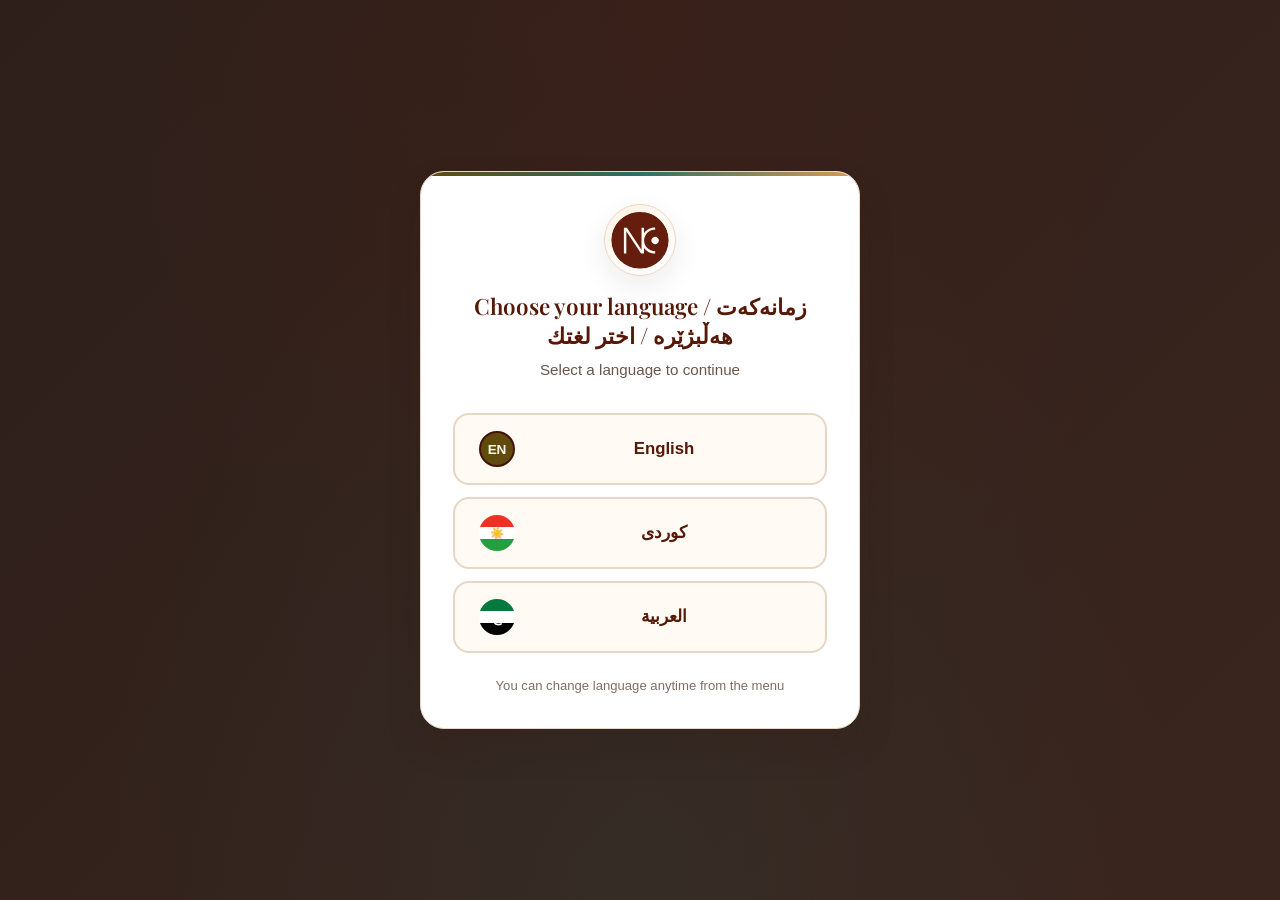
<file: index.html>
﻿<!DOCTYPE html>
<html lang="en">
<head>
	<meta charset="UTF-8" />
	<meta name="viewport" content="width=device-width, initial-scale=1.0" />
	<title>Niko Cafe Menu</title>
	<link rel="icon" type="image/x-icon" href="do98by/NikoCaffe/images/nikoMainlogo.ico">
	<link rel="preconnect" href="https://fonts.googleapis.com" />
	<link rel="preconnect" href="https://fonts.gstatic.com" crossorigin />
	<link
		href="https://fonts.googleapis.com/css2?family=Noto+Sans+Arabic:wght@100;200;300;400;500;600;700;800;900&family=Playfair+Display:wght@600;700&display=swap"
		rel="stylesheet"
	/>
	<link rel="stylesheet" href="style.css" />
</head>

<body>
	<!-- Language Selection Overlay -->
<div id="languageOverlay" class="language-overlay" role="dialog" aria-modal="true" aria-labelledby="langTitle">
	<div class="overlay-content">
		<img class="brand-logo overlay-logo" src="1nikoSlogo.svg" alt="Niko Cafe logo" />
		<h2 id="langTitle">Choose your language / زمانەکەت هەڵبژێرە / اختر لغتك</h2>
		<p class="overlay-subtitle">Select a language to continue</p>
		
		<div class="lang-options">
			<button class="lang-btn" data-lang="en" aria-label="Select English">
				<span class="lang-badge">EN</span>
				<span class="lang-name">English</span>
			</button>
			<button class="lang-btn" data-lang="ku" aria-label="Select Kurdish">
				<span class="lang-badge"></span>
				<span class="lang-name">کوردی</span>
			</button>
			<button class="lang-btn" data-lang="ar" aria-label="Select Arabic">
				<span class="lang-badge">ع</span>
				<span class="lang-name">العربية</span>
			</button>
		</div>
		
		<p class="overlay-note">You can change language anytime from the menu</p>
	</div>
</div>

<!-- Wrap your existing header, main, footer in a container -->
 <div id="mainContent" class="main-content hidden">

	<div class="bg-shape bg-shape-left"></div>
	<div class="bg-shape bg-shape-right"></div>

	<header class="hero container">
		<div class="hero-topbar">
			<div class="brand-wrap">
				<img class="brand-logo" src="1nikoSlogo.svg" alt="Niko Cafe logo" />
				<p class="eyebrow" data-i18n="welcome">Welcome to Niko Cafe</p>
			</div>
			<div class="language-switcher">
				<label for="languageSelect" data-i18n="languageLabel">Language</label>
				<select id="languageSelect" aria-label="Language selector">
<option value="en">English</option>
<option value="ku">&#1705;&#1608;&#1585;&#1583;&#1740;</option>
<option value="ar">&#1575;&#1604;&#1593;&#1585;&#1576;&#1610;&#1577;</option>
</select>
			</div>
		</div>
		<h1 data-i18n="heroTitle">Crafted Drinks, Sweet Treats, and Feel-Good Energy</h1>
		<p class="hero-text" data-i18n="heroText">
			Explore our modern menu with hot and cold coffees, desserts, pancakes,
			smoothies, protein shakes, and more.
		</p>
		<div class="hero-quick-info">
			<span data-i18n="infoHours">Open Daily: 2:00 PM - 2:00 AM</span>
			<span data-i18n="infoFresh">Freshly Made</span>
			<span data-i18n="infoService">Pickup & Dine-In</span>
		</div>
	</header>

	<main class="container menu-wrap">
		<section class="controls-card">
			<div class="controls-top">
				<h2 data-i18n="browseMenu">Browse Menu</h2>
				<input
					id="menuSearch"
					type="search"
					placeholder="Search item name..."
					aria-label="Search menu items"
				/>
			</div>
			<div class="filter-buttons" id="filterButtons" role="group" aria-label="Filter by category"></div>
		</section>

		<section class="menu-grid" id="menuGrid"></section>
	</main>

	<footer class="container footer">
		<p data-i18n="footerText">Made fresh daily at Niko Cafe</p>
	</footer>

	<script src="script.js"></script>

</div>
</body>
</html>
</file>
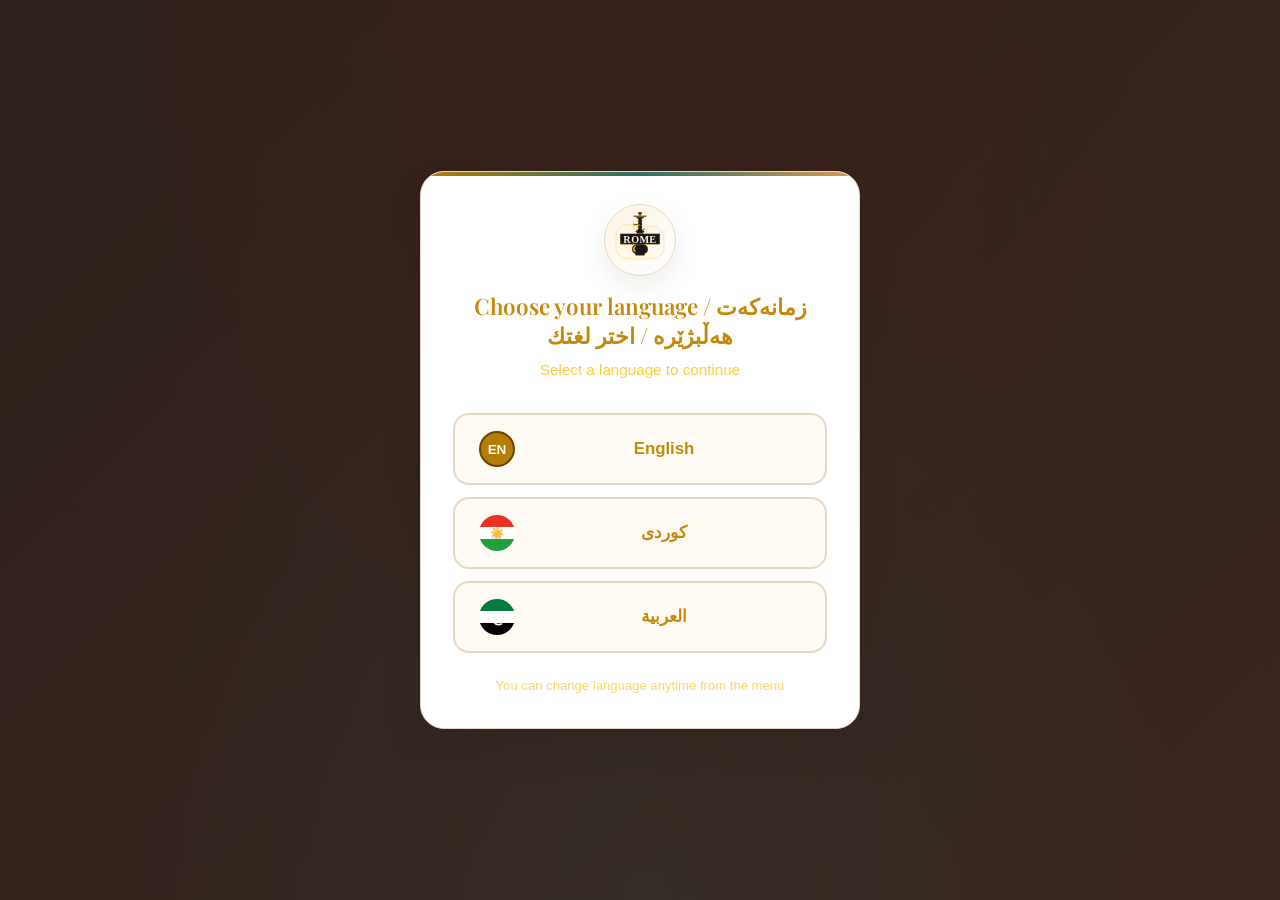
<file: Delivery/RomeCaffe/index.html>
<!DOCTYPE html>
<html lang="en">
<head>
	<meta charset="UTF-8" />
	<meta name="viewport" content="width=device-width, initial-scale=1.0" />
	<title>Niko Cafe Menu</title>
	<link rel="icon" type="image/x-icon" href="do98by/NikoCaffe/images/nikoMainlogo.ico">
	<link rel="preconnect" href="https://fonts.googleapis.com" />
	<link rel="preconnect" href="https://fonts.gstatic.com" crossorigin />
	<link
		href="https://fonts.googleapis.com/css2?family=Noto+Sans+Arabic:wght@100;200;300;400;500;600;700;800;900&family=Playfair+Display:wght@600;700&display=swap"
		rel="stylesheet"
	/>
	<link rel="stylesheet" href="style.css" />
</head>

<body>
	<!-- Language Selection Overlay -->
<div id="languageOverlay" class="language-overlay" role="dialog" aria-modal="true" aria-labelledby="langTitle">
	<div class="overlay-content">
		<img class="brand-logo overlay-logo" src="1nikoSlogo.svg" alt="Niko Cafe logo" />
		<h2 id="langTitle">Choose your language / زمانەکەت هەڵبژێرە / اختر لغتك</h2>
		<p class="overlay-subtitle">Select a language to continue</p>
		
		<div class="lang-options">
			<button class="lang-btn" data-lang="en" aria-label="Select English">
				<span class="lang-badge">EN</span>
				<span class="lang-name">English</span>
			</button>
			<button class="lang-btn" data-lang="ku" aria-label="Select Kurdish">
				<span class="lang-badge"></span>
				<span class="lang-name">کوردی</span>
			</button>
			<button class="lang-btn" data-lang="ar" aria-label="Select Arabic">
				<span class="lang-badge">ع</span>
				<span class="lang-name">العربية</span>
			</button>
		</div>
		
		<p class="overlay-note">You can change language anytime from the menu</p>
	</div>
</div>

<!-- Wrap your existing header, main, footer in a container -->
 <div id="mainContent" class="main-content hidden">

	<div class="bg-shape bg-shape-left"></div>
	<div class="bg-shape bg-shape-right"></div>

	<header class="hero container">
		<div class="hero-topbar">
			<div class="brand-wrap">
				<img class="brand-logo" src="1nikoSlogo.svg" alt="Niko Cafe logo" />
				<p class="eyebrow" data-i18n="welcome">Welcome to Niko Cafe</p>
			</div>
			<div class="language-switcher">
				<label for="languageSelect" data-i18n="languageLabel">Language</label>
				<select id="languageSelect" aria-label="Language selector">
<option value="en">English</option>
<option value="ku">&#1705;&#1608;&#1585;&#1583;&#1740;</option>
<option value="ar">&#1575;&#1604;&#1593;&#1585;&#1576;&#1610;&#1577;</option>
</select>
			</div>
		</div>
		<h1 data-i18n="heroTitle">Crafted Drinks, Sweet Treats, and Feel-Good Energy</h1>
		<p class="hero-text" data-i18n="heroText">
			Explore our modern menu with hot and cold coffees, desserts, pancakes,
			smoothies, protein shakes, and more.
		</p>
		<div class="hero-quick-info">
			<span data-i18n="infoHours">Open Daily: 2:00 PM - 2:00 AM</span>
			<span data-i18n="infoFresh">Freshly Made</span>
			<span data-i18n="infoService">Pickup & Dine-In</span>
		</div>
	</header>

	<main class="container menu-wrap">
		<section class="controls-card">
			<div class="controls-top">
				<h2 data-i18n="browseMenu">Browse Menu</h2>
				<input
					id="menuSearch"
					type="search"
					placeholder="Search item name..."
					aria-label="Search menu items"
				/>
			</div>
			<div class="filter-buttons" id="filterButtons" role="group" aria-label="Filter by category"></div>
		</section>

		<section class="menu-grid" id="menuGrid"></section>
	</main>

	<footer class="container footer">
		<p data-i18n="footerText">Made fresh daily at Niko Cafe</p>
	</footer>

	<script src="script.js"></script>

</div>
</body>
</html>
</file>
<file: style.css>
﻿:root {
	--font-heading: 'Playfair Display', Georgia, serif;
	--font-heading-kurdish: 'Noto Sans Arabic', serif;
	--font-body: 'Manrope', 'Segoe UI', sans-serif;
	--font-body-kurdish: 'Noto Sans Arabic', sans-serif;
	
	/* Font weights */
	--font-weight-light: 300;
	--font-weight-regular: 400;
	--font-weight-medium: 500;
	--font-weight-semibold: 600;
	--font-weight-bold: 700;
	--font-weight-extrabold: 800;
	--font-weight-black: 900;


	--bg-main: #f4eee6;
	--bg-surface: #fffaf4;
	--bg-surface-strong: #ffffff;
	--bg-accent: #2e1f1a;
	--bg-chip: #efe0cf;

	--text-primary: #561908;
	--text-muted: #6a564b;
	--text-on-dark: #fff7ef;

	--brand-primary: #604a0c;
	--brand-primary-strong: #431306;
	--brand-secondary: #2f6f64;
	--brand-highlight: #dd9b4f;

	--border-soft: #e6d6c5;
	--border-strong: #ceb69f;

	--shadow-soft: 0 10px 28px rgba(45, 24, 14, 0.08);
	--shadow-card: 0 18px 36px rgba(45, 24, 14, 0.14);

	--radius-sm: 10px;
	--radius-md: 16px;
	--radius-lg: 24px;
	--radius-pill: 999px;

	--space-1: 0.25rem;
	--space-2: 0.5rem;
	--space-3: 0.75rem;
	--space-4: 1rem;
	--space-5: 1.5rem;
	--space-6: 2rem;
	--space-7: 3rem;

	--container-width: 1120px;
	--menu-card-min: 230px;
	--menu-image-ratio: 4 / 5;
	--logo-size: 72px;

	--transition-fast: 160ms ease;
	--transition-base: 260ms ease;
}

* {
	box-sizing: border-box;
}

html,
body {
	margin: 0;
	padding: 0;
}

body {
	font-family: var(--font-body);
	background:
		radial-gradient(circle at 10% 10%, #f9e8cf 0%, transparent 35%),
		radial-gradient(circle at 90% 0%, #e8d9c2 0%, transparent 30%),
		var(--bg-main);
	color: var(--text-primary);
	min-height: 100vh;
	line-height: 1.55;
	position: relative;
	overflow-x: hidden;
}

html[lang='ku'] body,
html[lang='ar'] body {
	font-family: var(--font-body-kurdish);
}

html[lang='ku'] .hero h1,
html[lang='ku'] .controls-top h2,
html[lang='ar'] .hero h1,
html[lang='ar'] .controls-top h2 {
	font-family: var(--font-heading-kurdish);
}

html[lang='ku'] .eyebrow,
html[lang='ar'] .eyebrow {
	text-transform: none;
	letter-spacing: 0.03em;
}

.bg-shape {
	position: fixed;
	width: 280px;
	height: 280px;
	border-radius: 50%;
	z-index: -1;
	filter: blur(8px);
}

html[lang='ku'] body,
html[lang='ar'] body {
	font-family: var(--font-body-kurdish);
}

html[lang='ku'] .hero h1,
html[lang='ku'] .controls-top h2,
html[lang='ar'] .hero h1,
html[lang='ar'] .controls-top h2 {
	font-family: var(--font-heading-kurdish);
}

html[lang='ku'] .eyebrow,
html[lang='ar'] .eyebrow {
	text-transform: none;
	letter-spacing: 0.03em;
}

.bg-shape-left {
	background: rgba(176, 93, 47, 0.17);
	left: -110px;
	top: 30%;
}

html[lang='ku'] body,
html[lang='ar'] body {
	font-family: var(--font-body-kurdish);
}

html[lang='ku'] .hero h1,
html[lang='ku'] .controls-top h2,
html[lang='ar'] .hero h1,
html[lang='ar'] .controls-top h2 {
	font-family: var(--font-heading-kurdish);
}

html[lang='ku'] .eyebrow,
html[lang='ar'] .eyebrow {
	text-transform: none;
	letter-spacing: 0.03em;
}

.bg-shape-right {
	background: rgba(47, 111, 100, 0.18);
	right: -100px;
	top: 12%;
}

.container {
	width: min(var(--container-width), 92%);
	margin: 0 auto;
}

.hero {
	margin-top: var(--space-7);
	padding: var(--space-6);
	background: linear-gradient(145deg, var(--bg-accent), #4a3026);
	color: var(--text-on-dark);
	border-radius: var(--radius-lg);
	box-shadow: var(--shadow-card);
	animation: fadeSlideIn 700ms ease both;
}

.hero-topbar {
	display: flex;
	align-items: center;
	justify-content: space-between;
	gap: var(--space-4);
	flex-wrap: wrap;
}

.brand-wrap {
	display: flex;
	align-items: center;
	gap: var(--space-3);
}

.brand-logo {
	width: var(--logo-size);
	height: var(--logo-size);
	padding: 0.35rem;
	border-radius: 50%;
	background: #fef3e5;
	border: 1px solid rgba(255, 255, 255, 0.28);
	box-shadow: 0 8px 20px rgba(0, 0, 0, 0.18);
}

.language-switcher {
	display: flex;
	align-items: center;
	gap: var(--space-2);
	font-size: 0.92rem;
	font-weight: 700;
	color: #f8e7d3;
}

.language-switcher select {
	border: 1px solid rgba(255, 255, 255, 0.35);
	background: rgba(255, 255, 255, 0.14);
	color: var(--text-on-dark);
	border-radius: var(--radius-pill);
	padding: 0.35rem 0.7rem;
	font: inherit;
	cursor: pointer;
}

.language-switcher select option {
	color: var(--text-primary);
}

.eyebrow {
	margin: 0;
	font-size: 0.88rem;
	letter-spacing: 0.14em;
	text-transform: uppercase;
	color: #f4cfa8;
}

.hero h1 {
	font-family: var(--font-heading);
	margin: var(--space-4) 0 var(--space-3);
	font-size: clamp(2rem, 3.7vw, 3.2rem);
	line-height: 1.1;
}

.hero-text {
	margin: 0;
	max-width: 650px;
	color: #f7e8d8;
}

.hero-quick-info {
	margin-top: var(--space-5);
	display: flex;
	flex-wrap: wrap;
	gap: var(--space-3);
}

.hero-quick-info span {
	background: rgba(255, 255, 255, 0.14);
	border: 1px solid rgba(255, 255, 255, 0.22);
	border-radius: var(--radius-pill);
	padding: var(--space-2) var(--space-4);
	font-size: 0.9rem;
}

.menu-wrap {
	padding: var(--space-6) 0 var(--space-7);
}

.controls-card {
	background: var(--bg-surface);
	border: 1px solid var(--border-soft);
	border-radius: var(--radius-lg);
	padding: var(--space-5);
	box-shadow: var(--shadow-soft);
	margin-bottom: var(--space-6);
	animation: fadeSlideIn 700ms 120ms ease both;
}

.controls-top {
	display: flex;
	align-items: center;
	justify-content: space-between;
	gap: var(--space-4);
	flex-wrap: wrap;
}

.controls-top h2 {
	margin: 0;
	font-family: var(--font-heading);
	font-size: clamp(1.4rem, 2.6vw, 2rem);
}

#menuSearch {
	border: 1px solid var(--border-strong);
	background: var(--bg-surface-strong);
	color: var(--text-primary);
	border-radius: var(--radius-pill);
	padding: 0.72rem 1rem;
	width: min(320px, 100%);
	font: inherit;
	transition: border-color var(--transition-fast), box-shadow var(--transition-fast);
}

#menuSearch:focus {
	outline: none;
	border-color: var(--brand-primary);
	box-shadow: 0 0 0 3px rgba(176, 93, 47, 0.16);
}

.filter-buttons {
	margin-top: var(--space-4);
	display: flex;
	flex-wrap: wrap;
	gap: var(--space-2);
}

.filter-btn {
	border: 1px solid transparent;
	background: var(--bg-chip);
	color: var(--text-primary);
	border-radius: var(--radius-pill);
	padding: 0.5rem 0.92rem;
	font: inherit;
	font-weight: 600;
	cursor: pointer;
	transition:
		background var(--transition-fast),
		color var(--transition-fast),
		transform var(--transition-fast),
		box-shadow var(--transition-fast);
}

.filter-btn:hover {
	transform: translateY(-1px);
	box-shadow: 0 8px 16px rgba(45, 24, 14, 0.1);
}

.filter-btn.active {
	background: var(--brand-primary);
	color: var(--text-on-dark);
	border-color: var(--brand-primary-strong);
}

.menu-grid {
	display: grid;
	grid-template-columns: repeat(auto-fit, minmax(var(--menu-card-min), 1fr));
	gap: var(--space-4);
}

.menu-card {
	background: linear-gradient(155deg, #fffaf5, #fff);
	border: 1px solid var(--border-soft);
	border-radius: var(--radius-md);
	overflow: hidden;
	box-shadow: var(--shadow-soft);
	transition:
		transform var(--transition-base),
		box-shadow var(--transition-base),
		opacity var(--transition-base);
	animation: fadeSlideIn 650ms ease both;
}

.menu-card:nth-child(2n) {
	animation-delay: 90ms;
}

.menu-card:nth-child(3n) {
	animation-delay: 150ms;
}

.menu-card:hover {
	transform: translateY(-6px);
	box-shadow: var(--shadow-card);
}

.menu-image {
	display: block;
	width: 100%;
	aspect-ratio: var(--menu-image-ratio);
	height: auto;
	object-fit: cover;
	object-position: center;
	background: #eadccf;
}

.menu-content {
	padding: var(--space-5);
}

.menu-card h3 {
	margin: 0 0 var(--space-2);
	font-size: 1.15rem;
	color: #2a1b16;
}

.menu-card p {
	margin: 0;
	color: var(--text-muted);
}

.price {
	display: inline-flex;
	margin-top: var(--space-4);
	background: rgba(47, 111, 100, 0.12);
	border: 1px solid rgba(47, 111, 100, 0.22);
	color: var(--brand-secondary);
	border-radius: var(--radius-pill);
	font-weight: 800;
	letter-spacing: 0.02em;
	padding: 0.35rem 0.82rem;
}

.menu-card.hidden {
	display: none;
}

.footer {
	padding-bottom: var(--space-6);
	text-align: center;
	color: var(--text-muted);
	font-size: 0.95rem;
}

@keyframes fadeSlideIn {
	from {
		opacity: 0;
		transform: translateY(14px);
	}
	to {
		opacity: 1;
		transform: translateY(0);
	}
}

@media (max-width: 760px) {
	.hero {
		margin-top: var(--space-5);
		padding: var(--space-5);
	}

	.hero-topbar {
		align-items: flex-start;
	}

	.brand-logo {
		width: 60px;
		height: 60px;
	}

	.controls-card {
		padding: var(--space-4);
	}

	.menu-grid {
		grid-template-columns: 1fr;
	}
}


/* ========== Language Overlay - Premium Styles ========== */
.language-overlay {
	position: fixed;
	inset: 0;
	background: 
		radial-gradient(ellipse at top, rgba(96, 30, 12, 0.15) 0%, transparent 60%),
		radial-gradient(ellipse at bottom, rgba(47, 111, 100, 0.12) 0%, transparent 60%),
		linear-gradient(135deg, var(--bg-accent), #3a251e);
	display: flex;
	align-items: center;
	justify-content: center;
	z-index: 1000;
	padding: var(--space-4);
	animation: fadeIn 400ms ease;
	background-image: 
		radial-gradient(ellipse at top, rgba(96, 30, 12, 0.15) 0%, transparent 60%),
		radial-gradient(ellipse at bottom, rgba(47, 111, 100, 0.12) 0%, transparent 60%),
		linear-gradient(135deg, var(--bg-accent), #3a251e),
		url("data:image/svg+xml,%3Csvg width='60' height='60' viewBox='0 0 60 60' xmlns='http://www.w3.org/2000/svg'%3E%3Cg fill='none' fill-rule='evenodd'%3E%3Cg fill='%23ffffff' fill-opacity='0.03'%3E%3Cpath d='M36 34v-4h-2v4h-4v2h4v4h2v-4h4v-2h-4zm0-30V0h-2v4h-4v2h4v4h2V6h4V4h-4zM6 34v-4H4v4H0v2h4v4h2v-4h4v-2H6zM6 4V0H4v4H0v2h4v4h2V6h4V4H6z'/%3E%3C/g%3E%3C/g%3E%3C/svg%3E");
}

.language-overlay.hidden {
	display: none;
}

.overlay-content {
	background: var(--bg-surface-strong);
	border-radius: var(--radius-lg);
	padding: var(--space-6);
	max-width: 440px;
	width: 100%;
	text-align: center;
	box-shadow: var(--shadow-card);
	border: 1px solid var(--border-soft);
	animation: slideUp 500ms cubic-bezier(0.16, 1, 0.3, 1);
	position: relative;
	overflow: hidden;
}

/* Subtle decorative accent bar */
.overlay-content::before {
	content: '';
	position: absolute;
	top: 0;
	left: 0;
	right: 0;
	height: 4px;
	background: linear-gradient(90deg, var(--brand-primary), var(--brand-secondary), var(--brand-highlight));
}

.overlay-logo {
	width: 72px;
	height: 72px;
	margin: 0 auto var(--space-4);
	padding: 0.4rem;
	border-radius: 50%;
	background: linear-gradient(145deg, #fef3e5, #fff);
	border: 1px solid var(--border-soft);
	box-shadow: var(--shadow-soft);
	display: block;
}

#langTitle {
	font-family: var(--font-heading);
	font-size: 1.4rem;
	font-weight: var(--font-weight-semibold);
	color: var(--text-primary);
	margin: 0 0 var(--space-2);
	line-height: 1.3;
}

.overlay-subtitle {
	color: var(--text-muted);
	margin: 0 0 var(--space-6);
	font-size: 0.95rem;
	line-height: 1.5;
}

.lang-options {
	display: flex;
	flex-direction: column;
	gap: var(--space-3);
	margin-bottom: var(--space-5);
}

.lang-btn {
	display: flex;
	align-items: center;
	justify-content: center;
	gap: var(--space-3);
	width: 100%;
	padding: var(--space-4) var(--space-5);
	background: var(--bg-surface);
	border: 2px solid var(--border-soft);
	border-radius: var(--radius-md);
	font: inherit;
	font-weight: var(--font-weight-semibold);
	color: var(--text-primary);
	cursor: pointer;
	transition: all var(--transition-base);
	position: relative;
	overflow: hidden;
}

/* Subtle hover lift + glow */
.lang-btn::after {
	content: '';
	position: absolute;
	inset: 0;
	background: linear-gradient(135deg, transparent, rgba(176, 93, 47, 0.04), transparent);
	opacity: 0;
	transition: opacity var(--transition-fast);
	pointer-events: none;
}

.lang-btn:hover {
	border-color: var(--brand-primary);
	background: linear-gradient(145deg, var(--bg-surface), var(--bg-chip));
	transform: translateY(-3px);
	box-shadow: var(--shadow-card);
}

.lang-btn:hover::after {
	opacity: 1;
}

.lang-btn:active {
	transform: translateY(-1px);
	transition-duration: 80ms;
}

.lang-btn:focus-visible {
	outline: none;
	border-color: var(--brand-secondary);
	box-shadow: 0 0 0 4px rgba(47, 111, 100, 0.18);
}

/* Language indicator badge (replaces flags) */
.lang-badge {
	display: inline-flex;
	align-items: center;
	justify-content: center;
	width: 36px;
	height: 36px;
	border-radius: 50%;
	background: var(--bg-surface-strong);
	border: 2px solid var(--border-strong);
	font-weight: var(--font-weight-bold);
	font-size: 0.85rem;
	letter-spacing: -0.02em;
	color: var(--brand-primary);
	flex-shrink: 0;
}

/* Kurdish flag badge - custom design */
.lang-btn[data-lang="ku"] .lang-badge {
	background: linear-gradient(180deg, #ec3323 33%, #fff 33%, #fff 66%, #239f40 66%);
	border: none;
	color: #fff;
	text-shadow: 0 1px 2px rgba(0,0,0,0.2);
	position: relative;
}

/* Yellow sun in center of Kurdish flag */
.lang-btn[data-lang="ku"] .lang-badge::after {
	content: '☀️';
	position: absolute;
	font-size: 0.7rem;
}

/* Arabic badge styling */
.lang-btn[data-lang="ar"] .lang-badge {
	background: linear-gradient(180deg, #007a3d 33%, #fff 33%, #fff 66%, #000 66%);
	border: none;
	color: #fff;
}

/* English badge - simple & elegant */
.lang-btn[data-lang="en"] .lang-badge {
	background: var(--brand-primary);
	border-color: var(--brand-primary-strong);
	color: var(--text-on-dark);
}

.lang-name {
	flex: 1;
	font-size: 1.05rem;
	text-align: center;
}

/* RTL font support */
html[lang='ku'] .lang-name,
html[lang='ar'] .lang-name {
	font-family: var(--font-body-kurdish);
	font-size: 1.1rem;
}

.overlay-note {
	font-size: 0.82rem;
	color: var(--text-muted);
	margin: 0;
	opacity: 0.85;
	line-height: 1.4;
}

/* Hide main content initially */
.main-content.hidden {
	display: none;
}

/* ========== Animations ========== */
@keyframes fadeIn {
	from { opacity: 0; }
	to { opacity: 1; }
}

@keyframes slideUp {
	from {
		opacity: 0;
		transform: translateY(24px) scale(0.98);
	}
	to {
		opacity: 1;
		transform: translateY(0) scale(1);
	}
}

/* Staggered button entrance */
.lang-btn {
	animation: fadeIn 300ms ease both;
}
.lang-btn:nth-child(1) { animation-delay: 100ms; }
.lang-btn:nth-child(2) { animation-delay: 180ms; }
.lang-btn:nth-child(3) { animation-delay: 260ms; }

/* ========== RTL Support ========== */
html[lang='ar'] .overlay-content,
html[lang='ku'] .overlay-content {
	direction: rtl;
}

html[lang='ar'] .lang-name,
html[lang='ku'] .lang-name {
	text-align: right;
}

/* ========== Responsive Enhancements ========== */
@media (max-width: 480px) {
	.overlay-content {
		padding: var(--space-5);
		margin: var(--space-2);
	}
	
	.overlay-logo {
		width: 64px;
		height: 64px;
	}
	
	#langTitle {
		font-size: 1.25rem;
	}
	
	.lang-btn {
		padding: var(--space-3) var(--space-4);
	}
	
	.lang-badge {
		width: 32px;
		height: 32px;
		font-size: 0.8rem;
	}
	
	.lang-name {
		font-size: 1rem;
	}
}

/* ========== Reduced Motion Preference ========== */
@media (prefers-reduced-motion: reduce) {
	.language-overlay,
	.overlay-content,
	.lang-btn {
		animation: none !important;
		transition: none !important;
	}
	.lang-btn:hover {
		transform: none;
	}
}

/* ========== High Contrast Mode Support ========== */
@media (prefers-contrast: high) {
	.lang-btn {
		border-width: 3px;
	}
	.lang-btn:hover {
		border-color: var(--brand-primary-strong);
	}
	.overlay-content {
		border-width: 2px;
	}
}
</file>
<file: Delivery/RomeCaffe/style.css>
:root {
	--font-heading: 'Playfair Display', Georgia, serif;
	--font-heading-kurdish: 'Noto Sans Arabic', serif;
	--font-body: 'Manrope', 'Segoe UI', sans-serif;
	--font-body-kurdish: 'Noto Sans Arabic', sans-serif;
	
	/* Font weights */
	--font-weight-light: 300;
	--font-weight-regular: 400;
	--font-weight-medium: 500;
	--font-weight-semibold: 600;
	--font-weight-bold: 700;
	--font-weight-extrabold: 800;
	--font-weight-black: 900;


	--bg-main: #f4eee6;
	--bg-surface: #fffaf4;
	--bg-surface-strong: #ffffff;
	--bg-accent: #2e1f1a;
	--bg-chip: #efe0cf;

	--text-primary: #c58a0c;
	--text-muted: rgb(255, 204, 63);
	--text-on-dark: #fff7ef;

	--brand-primary: #b47d08;
	--brand-primary-strong: #634505;
	--brand-secondary: #2f6f64;
	--brand-highlight: #dd9b4f;

	--border-soft: #e6d6c5;
	--border-strong: #ceb69f;

	--shadow-soft: 0 10px 28px rgba(45, 24, 14, 0.08);
	--shadow-card: 0 18px 36px rgba(45, 24, 14, 0.14);

	--radius-sm: 10px;
	--radius-md: 16px;
	--radius-lg: 24px;
	--radius-pill: 999px;

	--space-1: 0.25rem;
	--space-2: 0.5rem;
	--space-3: 0.75rem;
	--space-4: 1rem;
	--space-5: 1.5rem;
	--space-6: 2rem;
	--space-7: 3rem;

	--container-width: 1120px;
	--menu-card-min: 230px;
	--menu-image-ratio: 4 / 5;
	--logo-size: 72px;

	--transition-fast: 160ms ease;
	--transition-base: 260ms ease;
}

* {
	box-sizing: border-box;
}

html,
body {
	margin: 0;
	padding: 0;
}

body {
	font-family: var(--font-body);
	background:
		radial-gradient(circle at 10% 10%, #f9e8cf 0%, transparent 35%),
		radial-gradient(circle at 90% 0%, #e8d9c2 0%, transparent 30%),
		var(--bg-main);
	color: var(--text-primary);
	min-height: 100vh;
	line-height: 1.55;
	position: relative;
	overflow-x: hidden;
}

html[lang='ku'] body,
html[lang='ar'] body {
	font-family: var(--font-body-kurdish);
}

html[lang='ku'] .hero h1,
html[lang='ku'] .controls-top h2,
html[lang='ar'] .hero h1,
html[lang='ar'] .controls-top h2 {
	font-family: var(--font-heading-kurdish);
}

html[lang='ku'] .eyebrow,
html[lang='ar'] .eyebrow {
	text-transform: none;
	letter-spacing: 0.03em;
}

.bg-shape {
	position: fixed;
	width: 280px;
	height: 280px;
	border-radius: 50%;
	z-index: -1;
	filter: blur(8px);
}

html[lang='ku'] body,
html[lang='ar'] body {
	font-family: var(--font-body-kurdish);
}

html[lang='ku'] .hero h1,
html[lang='ku'] .controls-top h2,
html[lang='ar'] .hero h1,
html[lang='ar'] .controls-top h2 {
	font-family: var(--font-heading-kurdish);
}

html[lang='ku'] .eyebrow,
html[lang='ar'] .eyebrow {
	text-transform: none;
	letter-spacing: 0.03em;
}

.bg-shape-left {
	background: rgba(176, 93, 47, 0.17);
	left: -110px;
	top: 30%;
}

html[lang='ku'] body,
html[lang='ar'] body {
	font-family: var(--font-body-kurdish);
}

html[lang='ku'] .hero h1,
html[lang='ku'] .controls-top h2,
html[lang='ar'] .hero h1,
html[lang='ar'] .controls-top h2 {
	font-family: var(--font-heading-kurdish);
}

html[lang='ku'] .eyebrow,
html[lang='ar'] .eyebrow {
	text-transform: none;
	letter-spacing: 0.03em;
}

.bg-shape-right {
	background: rgba(47, 111, 100, 0.18);
	right: -100px;
	top: 12%;
}

.container {
	width: min(var(--container-width), 92%);
	margin: 0 auto;
}

.hero {
	margin-top: var(--space-7);
	padding: var(--space-6);
	background: linear-gradient(145deg, var(--bg-accent), #b88f09);
	color: var(--text-on-dark);
	border-radius: var(--radius-lg);
	box-shadow: var(--shadow-card);
	animation: fadeSlideIn 700ms ease both;
}

.hero-topbar {
	display: flex;
	align-items: center;
	justify-content: space-between;
	gap: var(--space-4);
	flex-wrap: wrap;
}

.brand-wrap {
	display: flex;
	align-items: center;
	gap: var(--space-3);
}

.brand-logo {
	width: var(--logo-size);
	height: var(--logo-size);
	padding: 0.35rem;
	border-radius: 50%;
	background: #fef3e5;
	border: 1px solid rgba(255, 255, 255, 0.28);
	box-shadow: 0 8px 20px rgba(0, 0, 0, 0.18);
}

.language-switcher {
	display: flex;
	align-items: center;
	gap: var(--space-2);
	font-size: 0.92rem;
	font-weight: 700;
	color: #f8e7d3;
}

.language-switcher select {
	border: 1px solid rgba(255, 255, 255, 0.35);
	background: rgba(255, 255, 255, 0.14);
	color: var(--text-on-dark);
	border-radius: var(--radius-pill);
	padding: 0.35rem 0.7rem;
	font: inherit;
	cursor: pointer;
}

.language-switcher select option {
	color: var(--text-primary);
}

.eyebrow {
	margin: 0;
	font-size: 0.88rem;
	letter-spacing: 0.14em;
	text-transform: uppercase;
	color: #f4cfa8;
}

.hero h1 {
	font-family: var(--font-heading);
	margin: var(--space-4) 0 var(--space-3);
	font-size: clamp(2rem, 3.7vw, 3.2rem);
	line-height: 1.1;
}

.hero-text {
	margin: 0;
	max-width: 650px;
	color: #f7e8d8;
}

.hero-quick-info {
	margin-top: var(--space-5);
	display: flex;
	flex-wrap: wrap;
	gap: var(--space-3);
}

.hero-quick-info span {
	background: rgba(255, 255, 255, 0.14);
	border: 1px solid rgba(255, 255, 255, 0.22);
	border-radius: var(--radius-pill);
	padding: var(--space-2) var(--space-4);
	font-size: 0.9rem;
}

.menu-wrap {
	padding: var(--space-6) 0 var(--space-7);
}

.controls-card {
	background: var(--bg-surface);
	border: 1px solid var(--border-soft);
	border-radius: var(--radius-lg);
	padding: var(--space-5);
	box-shadow: var(--shadow-soft);
	margin-bottom: var(--space-6);
	animation: fadeSlideIn 700ms 120ms ease both;
}

.controls-top {
	display: flex;
	align-items: center;
	justify-content: space-between;
	gap: var(--space-4);
	flex-wrap: wrap;
}

.controls-top h2 {
	margin: 0;
	font-family: var(--font-heading);
	font-size: clamp(1.4rem, 2.6vw, 2rem);
}

#menuSearch {
	border: 1px solid var(--border-strong);
	background: var(--bg-surface-strong);
	color: var(--text-primary);
	border-radius: var(--radius-pill);
	padding: 0.72rem 1rem;
	width: min(320px, 100%);
	font: inherit;
	transition: border-color var(--transition-fast), box-shadow var(--transition-fast);
}

#menuSearch:focus {
	outline: none;
	border-color: var(--brand-primary);
	box-shadow: 0 0 0 3px rgba(176, 93, 47, 0.16);
}

.filter-buttons {
	margin-top: var(--space-4);
	display: flex;
	flex-wrap: wrap;
	gap: var(--space-2);
}

.filter-btn {
	border: 1px solid transparent;
	background: var(--bg-chip);
	color: var(--text-primary);
	border-radius: var(--radius-pill);
	padding: 0.5rem 0.92rem;
	font: inherit;
	font-weight: 600;
	cursor: pointer;
	transition:
		background var(--transition-fast),
		color var(--transition-fast),
		transform var(--transition-fast),
		box-shadow var(--transition-fast);
}

.filter-btn:hover {
	transform: translateY(-1px);
	box-shadow: 0 8px 16px rgba(45, 24, 14, 0.1);
}

.filter-btn.active {
	background: var(--brand-primary);
	color: var(--text-on-dark);
	border-color: var(--brand-primary-strong);
}

.menu-grid {
	display: grid;
	grid-template-columns: repeat(auto-fit, minmax(var(--menu-card-min), 1fr));
	gap: var(--space-4);
}

.menu-card {
	background: linear-gradient(155deg, #fffaf5, #fff);
	border: 1px solid var(--border-soft);
	border-radius: var(--radius-md);
	overflow: hidden;
	box-shadow: var(--shadow-soft);
	transition:
		transform var(--transition-base),
		box-shadow var(--transition-base),
		opacity var(--transition-base);
	animation: fadeSlideIn 650ms ease both;
}

.menu-card:nth-child(2n) {
	animation-delay: 90ms;
}

.menu-card:nth-child(3n) {
	animation-delay: 150ms;
}

.menu-card:hover {
	transform: translateY(-6px);
	box-shadow: var(--shadow-card);
}

.menu-image {
	display: block;
	width: 100%;
	aspect-ratio: var(--menu-image-ratio);
	height: auto;
	object-fit: cover;
	object-position: center;
	background: #eadccf;
}

.menu-content {
	padding: var(--space-5);
}

.menu-card h3 {
	margin: 0 0 var(--space-2);
	font-size: 1.15rem;
	color: #2a1b16;
}

.menu-card p {
	margin: 0;
	color: var(--text-muted);
}

.price {
	display: inline-flex;
	margin-top: var(--space-4);
	background: rgba(47, 111, 100, 0.12);
	border: 1px solid rgba(47, 111, 100, 0.22);
	color: var(--brand-secondary);
	border-radius: var(--radius-pill);
	font-weight: 800;
	letter-spacing: 0.02em;
	padding: 0.35rem 0.82rem;
}

.menu-card.hidden {
	display: none;
}

.footer {
	padding-bottom: var(--space-6);
	text-align: center;
	color: var(--text-muted);
	font-size: 0.95rem;
}

@keyframes fadeSlideIn {
	from {
		opacity: 0;
		transform: translateY(14px);
	}
	to {
		opacity: 1;
		transform: translateY(0);
	}
}

@media (max-width: 760px) {
	.hero {
		margin-top: var(--space-5);
		padding: var(--space-5);
	}

	.hero-topbar {
		align-items: flex-start;
	}

	.brand-logo {
		width: 60px;
		height: 60px;
	}

	.controls-card {
		padding: var(--space-4);
	}

	.menu-grid {
		grid-template-columns: 1fr;
	}
}


/* ========== Language Overlay - Premium Styles ========== */
.language-overlay {
	position: fixed;
	inset: 0;
	background: 
		radial-gradient(ellipse at top, rgba(96, 30, 12, 0.15) 0%, transparent 60%),
		radial-gradient(ellipse at bottom, rgba(47, 111, 100, 0.12) 0%, transparent 60%),
		linear-gradient(135deg, var(--bg-accent), #3a251e);
	display: flex;
	align-items: center;
	justify-content: center;
	z-index: 1000;
	padding: var(--space-4);
	animation: fadeIn 400ms ease;
	background-image: 
		radial-gradient(ellipse at top, rgba(96, 30, 12, 0.15) 0%, transparent 60%),
		radial-gradient(ellipse at bottom, rgba(47, 111, 100, 0.12) 0%, transparent 60%),
		linear-gradient(135deg, var(--bg-accent), #3a251e),
		url("data:image/svg+xml,%3Csvg width='60' height='60' viewBox='0 0 60 60' xmlns='http://www.w3.org/2000/svg'%3E%3Cg fill='none' fill-rule='evenodd'%3E%3Cg fill='%23ffffff' fill-opacity='0.03'%3E%3Cpath d='M36 34v-4h-2v4h-4v2h4v4h2v-4h4v-2h-4zm0-30V0h-2v4h-4v2h4v4h2V6h4V4h-4zM6 34v-4H4v4H0v2h4v4h2v-4h4v-2H6zM6 4V0H4v4H0v2h4v4h2V6h4V4H6z'/%3E%3C/g%3E%3C/g%3E%3C/svg%3E");
}

.language-overlay.hidden {
	display: none;
}

.overlay-content {
	background: var(--bg-surface-strong);
	border-radius: var(--radius-lg);
	padding: var(--space-6);
	max-width: 440px;
	width: 100%;
	text-align: center;
	box-shadow: var(--shadow-card);
	border: 1px solid var(--border-soft);
	animation: slideUp 500ms cubic-bezier(0.16, 1, 0.3, 1);
	position: relative;
	overflow: hidden;
}

/* Subtle decorative accent bar */
.overlay-content::before {
	content: '';
	position: absolute;
	top: 0;
	left: 0;
	right: 0;
	height: 4px;
	background: linear-gradient(90deg, var(--brand-primary), var(--brand-secondary), var(--brand-highlight));
}

.overlay-logo {
	width: 72px;
	height: 72px;
	margin: 0 auto var(--space-4);
	padding: 0.4rem;
	border-radius: 50%;
	background: linear-gradient(145deg, #fef3e5, #fff);
	border: 1px solid var(--border-soft);
	box-shadow: var(--shadow-soft);
	display: block;
}

#langTitle {
	font-family: var(--font-heading);
	font-size: 1.4rem;
	font-weight: var(--font-weight-semibold);
	color: var(--text-primary);
	margin: 0 0 var(--space-2);
	line-height: 1.3;
}

.overlay-subtitle {
	color: var(--text-muted);
	margin: 0 0 var(--space-6);
	font-size: 0.95rem;
	line-height: 1.5;
}

.lang-options {
	display: flex;
	flex-direction: column;
	gap: var(--space-3);
	margin-bottom: var(--space-5);
}

.lang-btn {
	display: flex;
	align-items: center;
	justify-content: center;
	gap: var(--space-3);
	width: 100%;
	padding: var(--space-4) var(--space-5);
	background: var(--bg-surface);
	border: 2px solid var(--border-soft);
	border-radius: var(--radius-md);
	font: inherit;
	font-weight: var(--font-weight-semibold);
	color: var(--text-primary);
	cursor: pointer;
	transition: all var(--transition-base);
	position: relative;
	overflow: hidden;
}

/* Subtle hover lift + glow */
.lang-btn::after {
	content: '';
	position: absolute;
	inset: 0;
	background: linear-gradient(135deg, transparent, rgba(176, 93, 47, 0.04), transparent);
	opacity: 0;
	transition: opacity var(--transition-fast);
	pointer-events: none;
}

.lang-btn:hover {
	border-color: var(--brand-primary);
	background: linear-gradient(145deg, var(--bg-surface), var(--bg-chip));
	transform: translateY(-3px);
	box-shadow: var(--shadow-card);
}

.lang-btn:hover::after {
	opacity: 1;
}

.lang-btn:active {
	transform: translateY(-1px);
	transition-duration: 80ms;
}

.lang-btn:focus-visible {
	outline: none;
	border-color: var(--brand-secondary);
	box-shadow: 0 0 0 4px rgba(47, 111, 100, 0.18);
}

/* Language indicator badge (replaces flags) */
.lang-badge {
	display: inline-flex;
	align-items: center;
	justify-content: center;
	width: 36px;
	height: 36px;
	border-radius: 50%;
	background: var(--bg-surface-strong);
	border: 2px solid var(--border-strong);
	font-weight: var(--font-weight-bold);
	font-size: 0.85rem;
	letter-spacing: -0.02em;
	color: var(--brand-primary);
	flex-shrink: 0;
}

/* Kurdish flag badge - custom design */
.lang-btn[data-lang="ku"] .lang-badge {
	background: linear-gradient(180deg, #ec3323 33%, #fff 33%, #fff 66%, #239f40 66%);
	border: none;
	color: #fff;
	text-shadow: 0 1px 2px rgba(0,0,0,0.2);
	position: relative;
}

/* Yellow sun in center of Kurdish flag */
.lang-btn[data-lang="ku"] .lang-badge::after {
	content: '☀️';
	position: absolute;
	font-size: 0.7rem;
}

/* Arabic badge styling */
.lang-btn[data-lang="ar"] .lang-badge {
	background: linear-gradient(180deg, #007a3d 33%, #fff 33%, #fff 66%, #000 66%);
	border: none;
	color: #fff;
}

/* English badge - simple & elegant */
.lang-btn[data-lang="en"] .lang-badge {
	background: var(--brand-primary);
	border-color: var(--brand-primary-strong);
	color: var(--text-on-dark);
}

.lang-name {
	flex: 1;
	font-size: 1.05rem;
	text-align: center;
}

/* RTL font support */
html[lang='ku'] .lang-name,
html[lang='ar'] .lang-name {
	font-family: var(--font-body-kurdish);
	font-size: 1.1rem;
}

.overlay-note {
	font-size: 0.82rem;
	color: var(--text-muted);
	margin: 0;
	opacity: 0.85;
	line-height: 1.4;
}

/* Hide main content initially */
.main-content.hidden {
	display: none;
}

/* ========== Animations ========== */
@keyframes fadeIn {
	from { opacity: 0; }
	to { opacity: 1; }
}

@keyframes slideUp {
	from {
		opacity: 0;
		transform: translateY(24px) scale(0.98);
	}
	to {
		opacity: 1;
		transform: translateY(0) scale(1);
	}
}

/* Staggered button entrance */
.lang-btn {
	animation: fadeIn 300ms ease both;
}
.lang-btn:nth-child(1) { animation-delay: 100ms; }
.lang-btn:nth-child(2) { animation-delay: 180ms; }
.lang-btn:nth-child(3) { animation-delay: 260ms; }

/* ========== RTL Support ========== */
html[lang='ar'] .overlay-content,
html[lang='ku'] .overlay-content {
	direction: rtl;
}

html[lang='ar'] .lang-name,
html[lang='ku'] .lang-name {
	text-align: right;
}

/* ========== Responsive Enhancements ========== */
@media (max-width: 480px) {
	.overlay-content {
		padding: var(--space-5);
		margin: var(--space-2);
	}
	
	.overlay-logo {
		width: 64px;
		height: 64px;
	}
	
	#langTitle {
		font-size: 1.25rem;
	}
	
	.lang-btn {
		padding: var(--space-3) var(--space-4);
	}
	
	.lang-badge {
		width: 32px;
		height: 32px;
		font-size: 0.8rem;
	}
	
	.lang-name {
		font-size: 1rem;
	}
}

/* ========== Reduced Motion Preference ========== */
@media (prefers-reduced-motion: reduce) {
	.language-overlay,
	.overlay-content,
	.lang-btn {
		animation: none !important;
		transition: none !important;
	}
	.lang-btn:hover {
		transform: none;
	}
}

/* ========== High Contrast Mode Support ========== */
@media (prefers-contrast: high) {
	.lang-btn {
		border-width: 3px;
	}
	.lang-btn:hover {
		border-color: var(--brand-primary-strong);
	}
	.overlay-content {
		border-width: 2px;
	}
}
</file>
